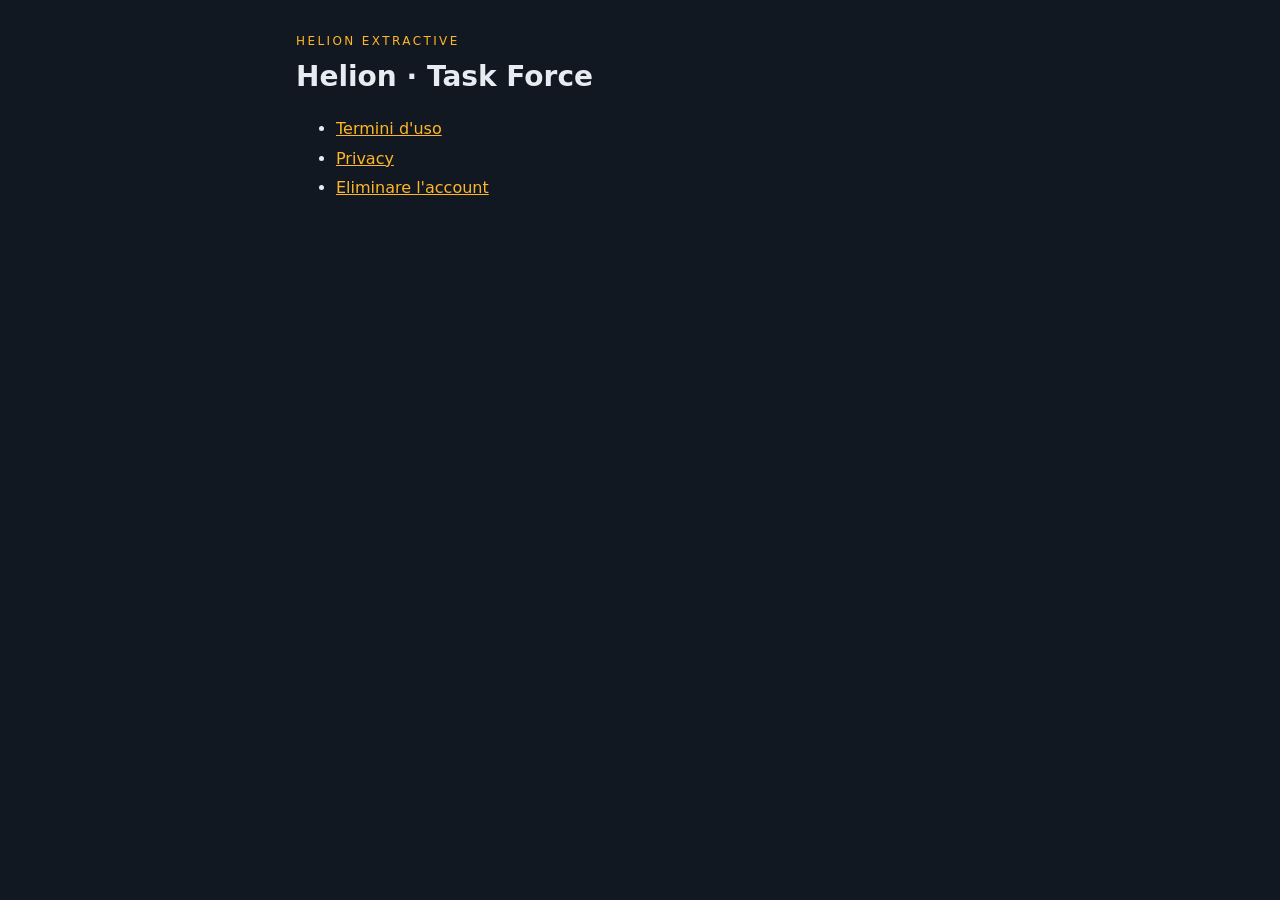
<file: index.html>
<!doctype html>
<html lang="it">
<head>
<meta charset="utf-8">
<meta name="viewport" content="width=device-width, initial-scale=1">
<title>Helion · Task Force</title>
<link rel="stylesheet" href="stile.css">
</head>
<body>
<main>
<p class="eyebrow">HELION EXTRACTIVE</p>
<h1>Helion · Task Force</h1>
<ul>
<li><a href="termini.html">Termini d'uso</a></li>
<li><a href="privacy.html">Privacy</a></li>
<li><a href="elimina-account.html">Eliminare l'account</a></li>
</ul>
</main>
</body>
</html>
</file>
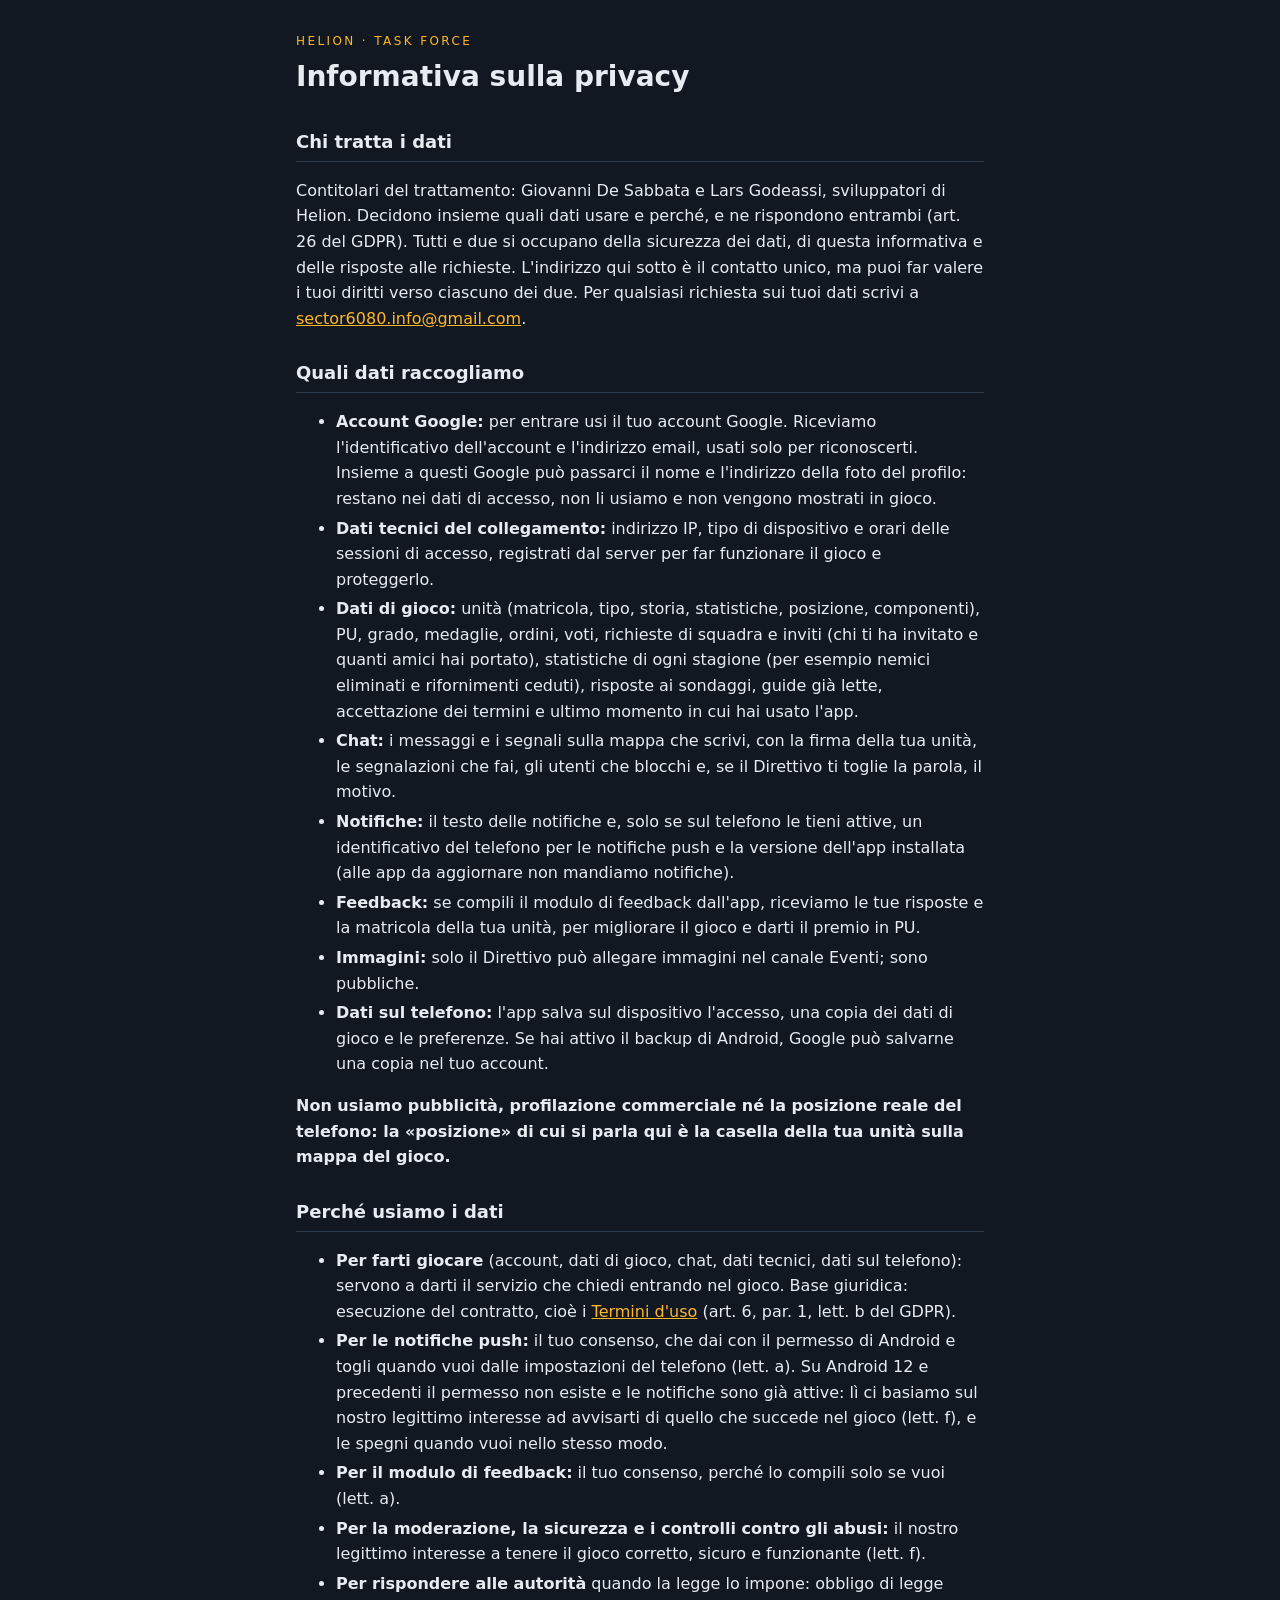
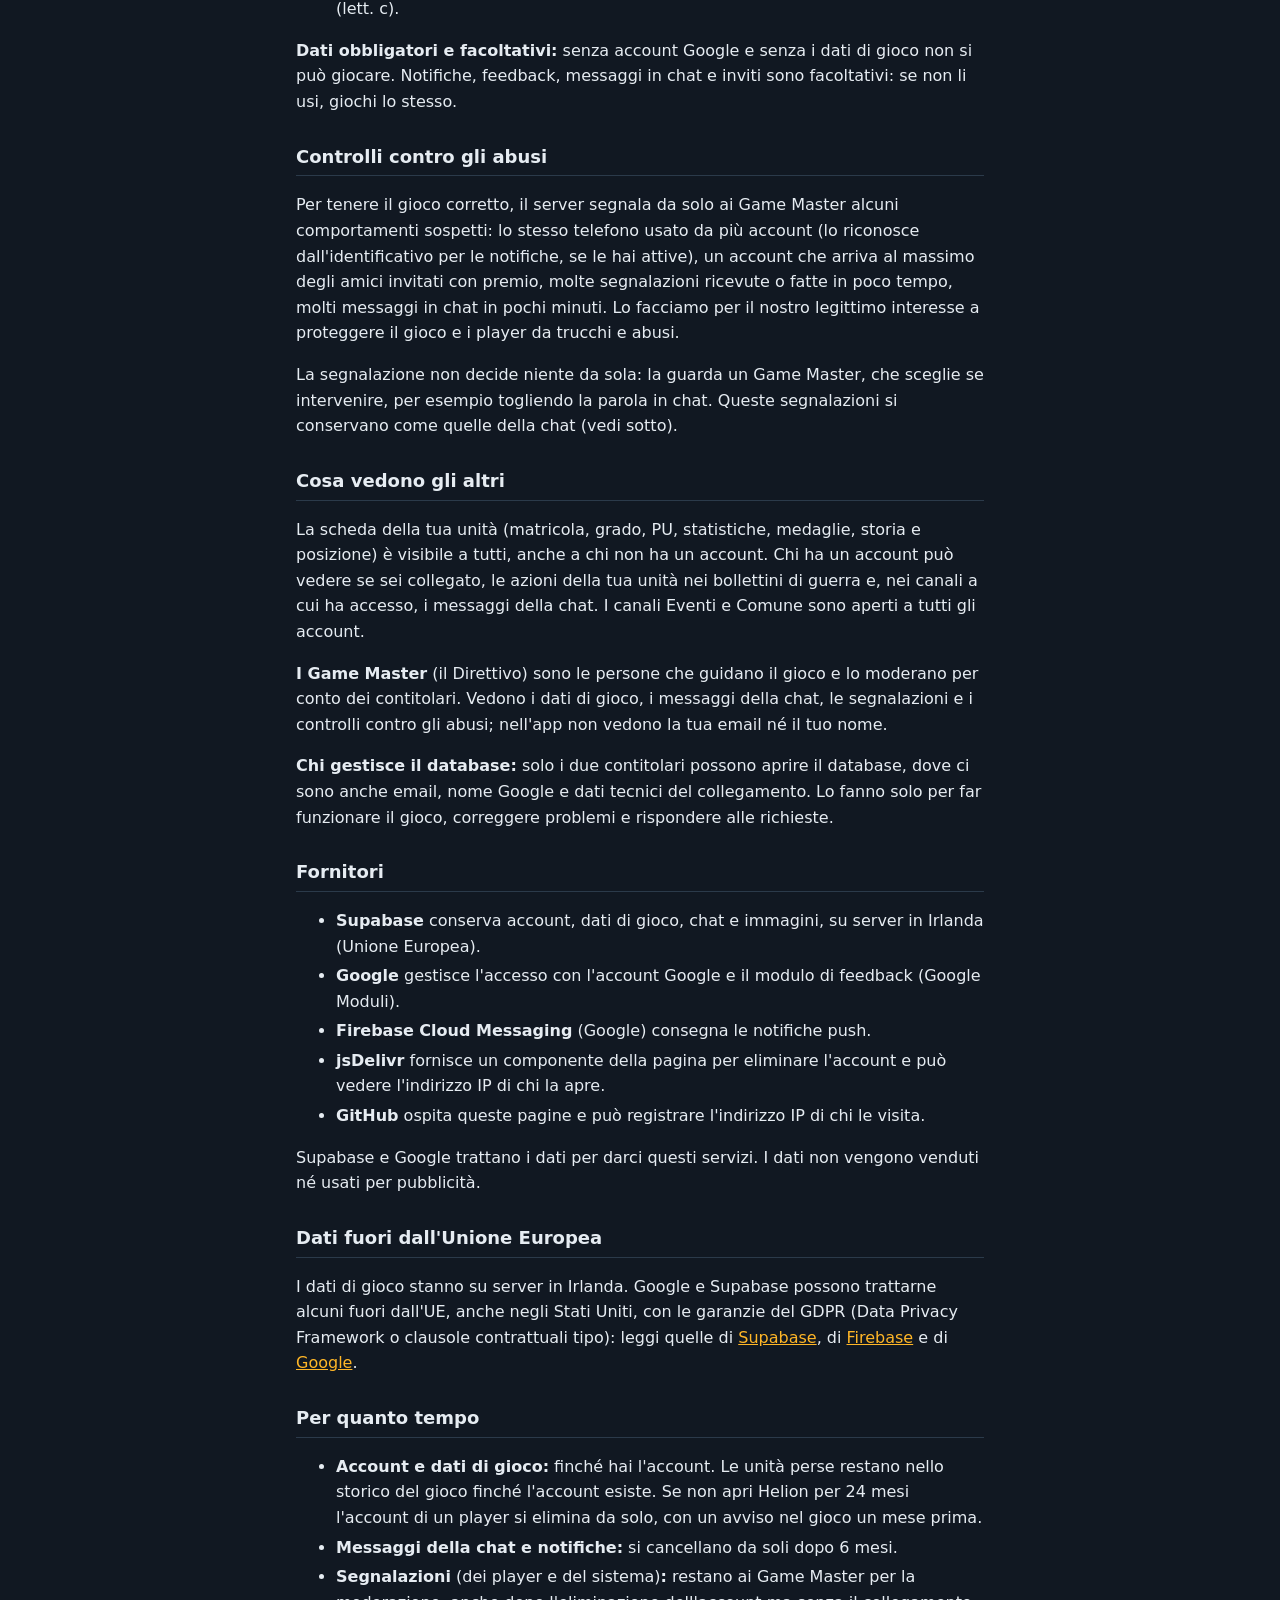
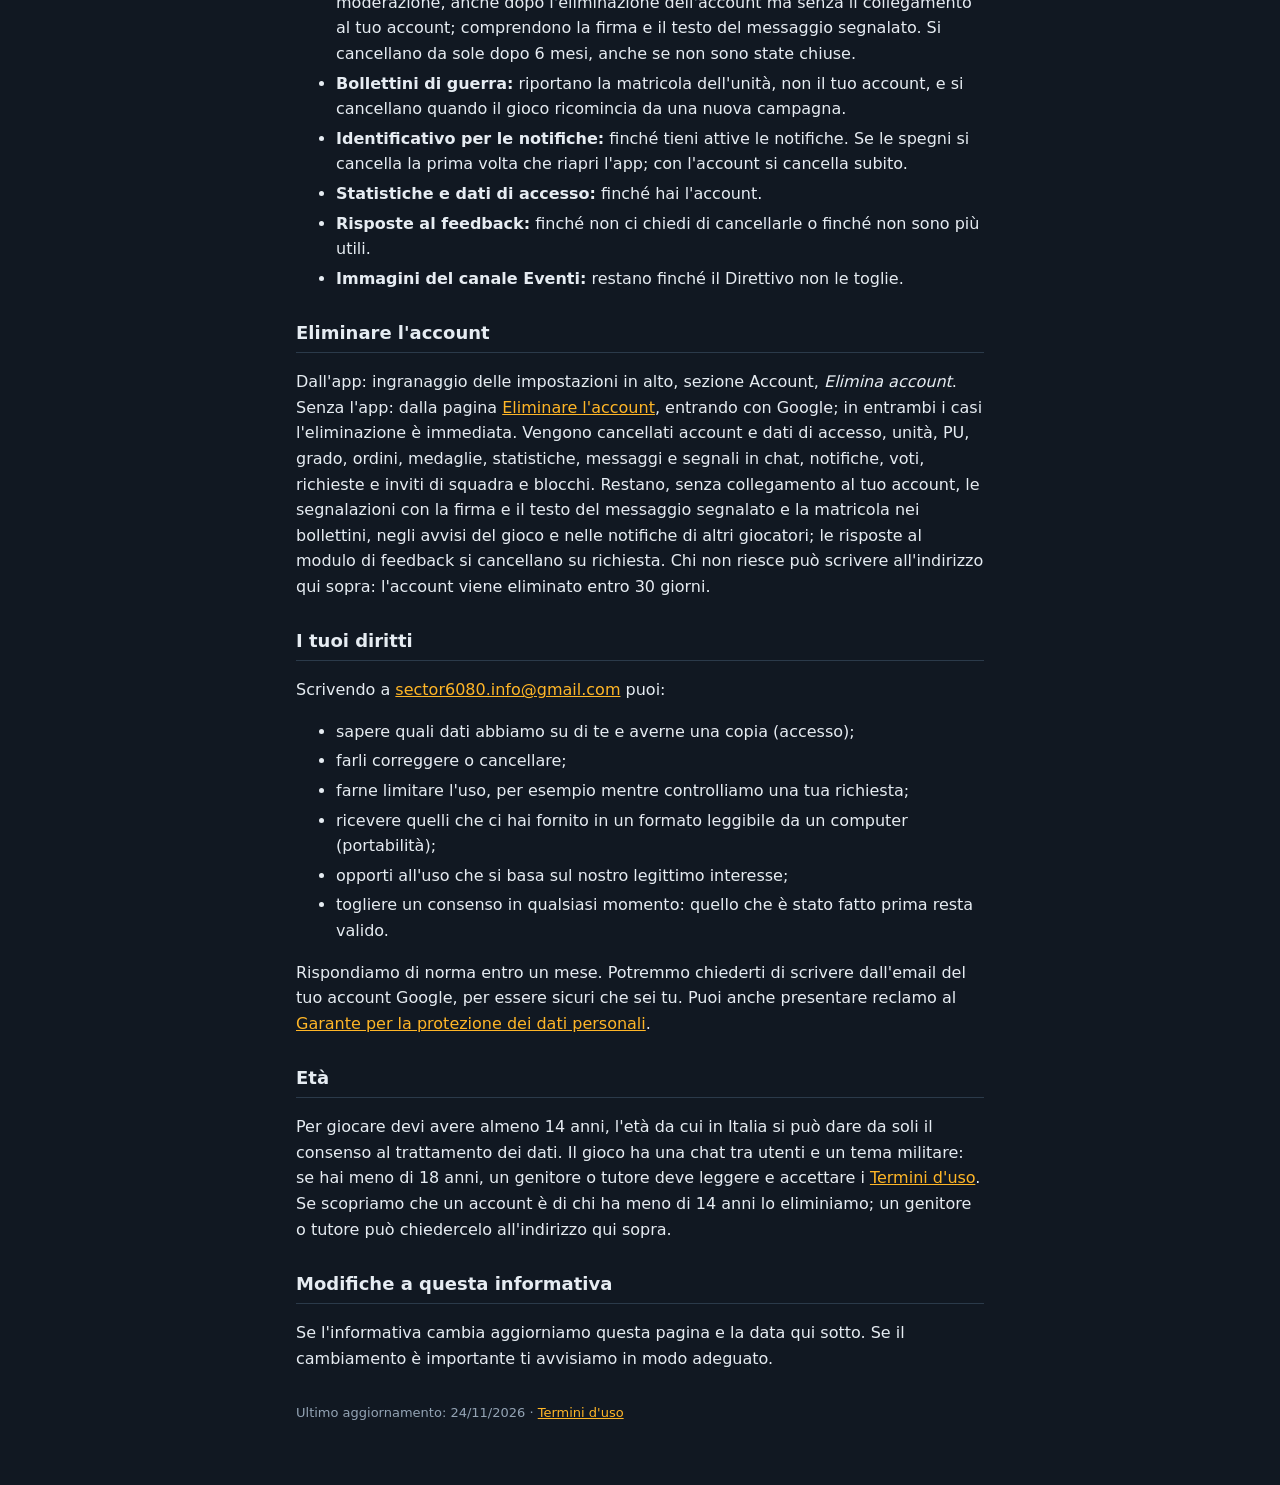
<file: privacy.html>
<!doctype html>
<html lang="it">
<head>
<meta charset="utf-8">
<meta name="viewport" content="width=device-width, initial-scale=1">
<title>Helion · Privacy</title>
<link rel="stylesheet" href="stile.css">
</head>
<body>
<main>
<p class="eyebrow">HELION · TASK FORCE</p>
<h1>Informativa sulla privacy</h1>

<h2>Chi tratta i dati</h2>
<p>Contitolari del trattamento: Giovanni De Sabbata e Lars Godeassi, sviluppatori di Helion. Decidono insieme quali dati usare e perché, e ne rispondono entrambi (art. 26 del GDPR). Tutti e due si occupano della sicurezza dei dati, di questa informativa e delle risposte alle richieste. L'indirizzo qui sotto è il contatto unico, ma puoi far valere i tuoi diritti verso ciascuno dei due.
Per qualsiasi richiesta sui tuoi dati scrivi a <a href="mailto:sector6080.info@gmail.com">sector6080.info@gmail.com</a>.</p>

<h2>Quali dati raccogliamo</h2>
<ul>
<li><strong>Account Google:</strong> per entrare usi il tuo account Google. Riceviamo l'identificativo dell'account e l'indirizzo email, usati solo per riconoscerti. Insieme a questi Google può passarci il nome e l'indirizzo della foto del profilo: restano nei dati di accesso, non li usiamo e non vengono mostrati in gioco.</li>
<li><strong>Dati tecnici del collegamento:</strong> indirizzo IP, tipo di dispositivo e orari delle sessioni di accesso, registrati dal server per far funzionare il gioco e proteggerlo.</li>
<li><strong>Dati di gioco:</strong> unità (matricola, tipo, storia, statistiche, posizione, componenti), PU, grado, medaglie, ordini, voti, richieste di squadra e inviti (chi ti ha invitato e quanti amici hai portato), statistiche di ogni stagione (per esempio nemici eliminati e rifornimenti ceduti), risposte ai sondaggi, guide già lette, accettazione dei termini e ultimo momento in cui hai usato l'app.</li>
<li><strong>Chat:</strong> i messaggi e i segnali sulla mappa che scrivi, con la firma della tua unità, le segnalazioni che fai, gli utenti che blocchi e, se il Direttivo ti toglie la parola, il motivo.</li>
<li><strong>Notifiche:</strong> il testo delle notifiche e, solo se sul telefono le tieni attive, un identificativo del telefono per le notifiche push e la versione dell'app installata (alle app da aggiornare non mandiamo notifiche).</li>
<li><strong>Feedback:</strong> se compili il modulo di feedback dall'app, riceviamo le tue risposte e la matricola della tua unità, per migliorare il gioco e darti il premio in PU.</li>
<li><strong>Immagini:</strong> solo il Direttivo può allegare immagini nel canale Eventi; sono pubbliche.</li>
<li><strong>Dati sul telefono:</strong> l'app salva sul dispositivo l'accesso, una copia dei dati di gioco e le preferenze. Se hai attivo il backup di Android, Google può salvarne una copia nel tuo account.</li>
</ul>
<p><strong>Non usiamo pubblicità, profilazione commerciale né la posizione reale del telefono: la «posizione» di cui si parla qui è la casella della tua unità sulla mappa del gioco.</strong></p>

<h2>Perché usiamo i dati</h2>
<ul>
<li><strong>Per farti giocare</strong> (account, dati di gioco, chat, dati tecnici, dati sul telefono): servono a darti il servizio che chiedi entrando nel gioco. Base giuridica: esecuzione del contratto, cioè i <a href="termini.html">Termini d'uso</a> (art. 6, par. 1, lett. b del GDPR).</li>
<li><strong>Per le notifiche push:</strong> il tuo consenso, che dai con il permesso di Android e togli quando vuoi dalle impostazioni del telefono (lett. a). Su Android 12 e precedenti il permesso non esiste e le notifiche sono già attive: lì ci basiamo sul nostro legittimo interesse ad avvisarti di quello che succede nel gioco (lett. f), e le spegni quando vuoi nello stesso modo.</li>
<li><strong>Per il modulo di feedback:</strong> il tuo consenso, perché lo compili solo se vuoi (lett. a).</li>
<li><strong>Per la moderazione, la sicurezza e i controlli contro gli abusi:</strong> il nostro legittimo interesse a tenere il gioco corretto, sicuro e funzionante (lett. f).</li>
<li><strong>Per rispondere alle autorità</strong> quando la legge lo impone: obbligo di legge (lett. c).</li>
</ul>
<p><strong>Dati obbligatori e facoltativi:</strong> senza account Google e senza i dati di gioco non si può giocare. Notifiche, feedback, messaggi in chat e inviti sono facoltativi: se non li usi, giochi lo stesso.</p>

<h2>Controlli contro gli abusi</h2>
<p>Per tenere il gioco corretto, il server segnala da solo ai Game Master alcuni comportamenti sospetti: lo stesso telefono usato da più account (lo riconosce dall'identificativo per le notifiche, se le hai attive), un account che arriva al massimo degli amici invitati con premio, molte segnalazioni ricevute o fatte in poco tempo, molti messaggi in chat in pochi minuti. Lo facciamo per il nostro legittimo interesse a proteggere il gioco e i player da trucchi e abusi.</p>
<p>La segnalazione non decide niente da sola: la guarda un Game Master, che sceglie se intervenire, per esempio togliendo la parola in chat. Queste segnalazioni si conservano come quelle della chat (vedi sotto).</p>

<h2>Cosa vedono gli altri</h2>
<p>La scheda della tua unità (matricola, grado, PU, statistiche, medaglie, storia e posizione) è visibile a tutti, anche a chi non ha un account. Chi ha un account può vedere se sei collegato, le azioni della tua unità nei bollettini di guerra e, nei canali a cui ha accesso, i messaggi della chat. I canali Eventi e Comune sono aperti a tutti gli account.</p>
<p><strong>I Game Master</strong> (il Direttivo) sono le persone che guidano il gioco e lo moderano per conto dei contitolari. Vedono i dati di gioco, i messaggi della chat, le segnalazioni e i controlli contro gli abusi; nell'app non vedono la tua email né il tuo nome.</p>
<p><strong>Chi gestisce il database:</strong> solo i due contitolari possono aprire il database, dove ci sono anche email, nome Google e dati tecnici del collegamento. Lo fanno solo per far funzionare il gioco, correggere problemi e rispondere alle richieste.</p>

<h2>Fornitori</h2>
<ul>
<li><strong>Supabase</strong> conserva account, dati di gioco, chat e immagini, su server in Irlanda (Unione Europea).</li>
<li><strong>Google</strong> gestisce l'accesso con l'account Google e il modulo di feedback (Google Moduli).</li>
<li><strong>Firebase Cloud Messaging</strong> (Google) consegna le notifiche push.</li>
<li><strong>jsDelivr</strong> fornisce un componente della pagina per eliminare l'account e può vedere l'indirizzo IP di chi la apre.</li>
<li><strong>GitHub</strong> ospita queste pagine e può registrare l'indirizzo IP di chi le visita.</li>
</ul>
<p>Supabase e Google trattano i dati per darci questi servizi. I dati non vengono venduti né usati per pubblicità.</p>

<h2>Dati fuori dall'Unione Europea</h2>
<p>I dati di gioco stanno su server in Irlanda. Google e Supabase possono trattarne alcuni fuori dall'UE, anche negli Stati Uniti, con le garanzie del GDPR (Data Privacy Framework o clausole contrattuali tipo): leggi quelle di <a href="https://supabase.com/legal/customer-resources/data-processing-addendum">Supabase</a>, di <a href="https://firebase.google.com/terms/data-processing-terms">Firebase</a> e di <a href="https://policies.google.com/privacy/frameworks">Google</a>.</p>

<h2>Per quanto tempo</h2>
<ul>
<li><strong>Account e dati di gioco:</strong> finché hai l'account. Le unità perse restano nello storico del gioco finché l'account esiste. Se non apri Helion per 24 mesi l'account di un player si elimina da solo, con un avviso nel gioco un mese prima.</li>
<li><strong>Messaggi della chat e notifiche:</strong> si cancellano da soli dopo 6 mesi.</li>
<li><strong>Segnalazioni</strong> (dei player e del sistema)<strong>:</strong> restano ai Game Master per la moderazione, anche dopo l'eliminazione dell'account ma senza il collegamento al tuo account; comprendono la firma e il testo del messaggio segnalato. Si cancellano da sole dopo 6 mesi, anche se non sono state chiuse.</li>
<li><strong>Bollettini di guerra:</strong> riportano la matricola dell'unità, non il tuo account, e si cancellano quando il gioco ricomincia da una nuova campagna.</li>
<li><strong>Identificativo per le notifiche:</strong> finché tieni attive le notifiche. Se le spegni si cancella la prima volta che riapri l'app; con l'account si cancella subito.</li>
<li><strong>Statistiche e dati di accesso:</strong> finché hai l'account.</li>
<li><strong>Risposte al feedback:</strong> finché non ci chiedi di cancellarle o finché non sono più utili.</li>
<li><strong>Immagini del canale Eventi:</strong> restano finché il Direttivo non le toglie.</li>
</ul>

<h2>Eliminare l'account</h2>
<p>Dall'app: ingranaggio delle impostazioni in alto, sezione Account, <em>Elimina account</em>. Senza l'app: dalla pagina <a href="elimina-account.html">Eliminare l'account</a>, entrando con Google; in entrambi i casi l'eliminazione è immediata. Vengono cancellati account e dati di accesso, unità, PU, grado, ordini, medaglie, statistiche, messaggi e segnali in chat, notifiche, voti, richieste e inviti di squadra e blocchi. Restano, senza collegamento al tuo account, le segnalazioni con la firma e il testo del messaggio segnalato e la matricola nei bollettini, negli avvisi del gioco e nelle notifiche di altri giocatori; le risposte al modulo di feedback si cancellano su richiesta. Chi non riesce può scrivere all'indirizzo qui sopra: l'account viene eliminato entro 30 giorni.</p>

<h2>I tuoi diritti</h2>
<p>Scrivendo a <a href="mailto:sector6080.info@gmail.com">sector6080.info@gmail.com</a> puoi:</p>
<ul>
<li>sapere quali dati abbiamo su di te e averne una copia (accesso);</li>
<li>farli correggere o cancellare;</li>
<li>farne limitare l'uso, per esempio mentre controlliamo una tua richiesta;</li>
<li>ricevere quelli che ci hai fornito in un formato leggibile da un computer (portabilità);</li>
<li>opporti all'uso che si basa sul nostro legittimo interesse;</li>
<li>togliere un consenso in qualsiasi momento: quello che è stato fatto prima resta valido.</li>
</ul>
<p>Rispondiamo di norma entro un mese. Potremmo chiederti di scrivere dall'email del tuo account Google, per essere sicuri che sei tu. Puoi anche presentare reclamo al <a href="https://www.garanteprivacy.it">Garante per la protezione dei dati personali</a>.</p>

<h2>Età</h2>
<p>Per giocare devi avere almeno 14 anni, l'età da cui in Italia si può dare da soli il consenso al trattamento dei dati. Il gioco ha una chat tra utenti e un tema militare: se hai meno di 18 anni, un genitore o tutore deve leggere e accettare i <a href="termini.html">Termini d'uso</a>. Se scopriamo che un account è di chi ha meno di 14 anni lo eliminiamo; un genitore o tutore può chiedercelo all'indirizzo qui sopra.</p>

<h2>Modifiche a questa informativa</h2>
<p>Se l'informativa cambia aggiorniamo questa pagina e la data qui sotto. Se il cambiamento è importante ti avvisiamo in modo adeguato.</p>

<p class="small">Ultimo aggiornamento: 24/11/2026 · <a href="termini.html">Termini d'uso</a></p>
</main>
</body>
</html>
</file>
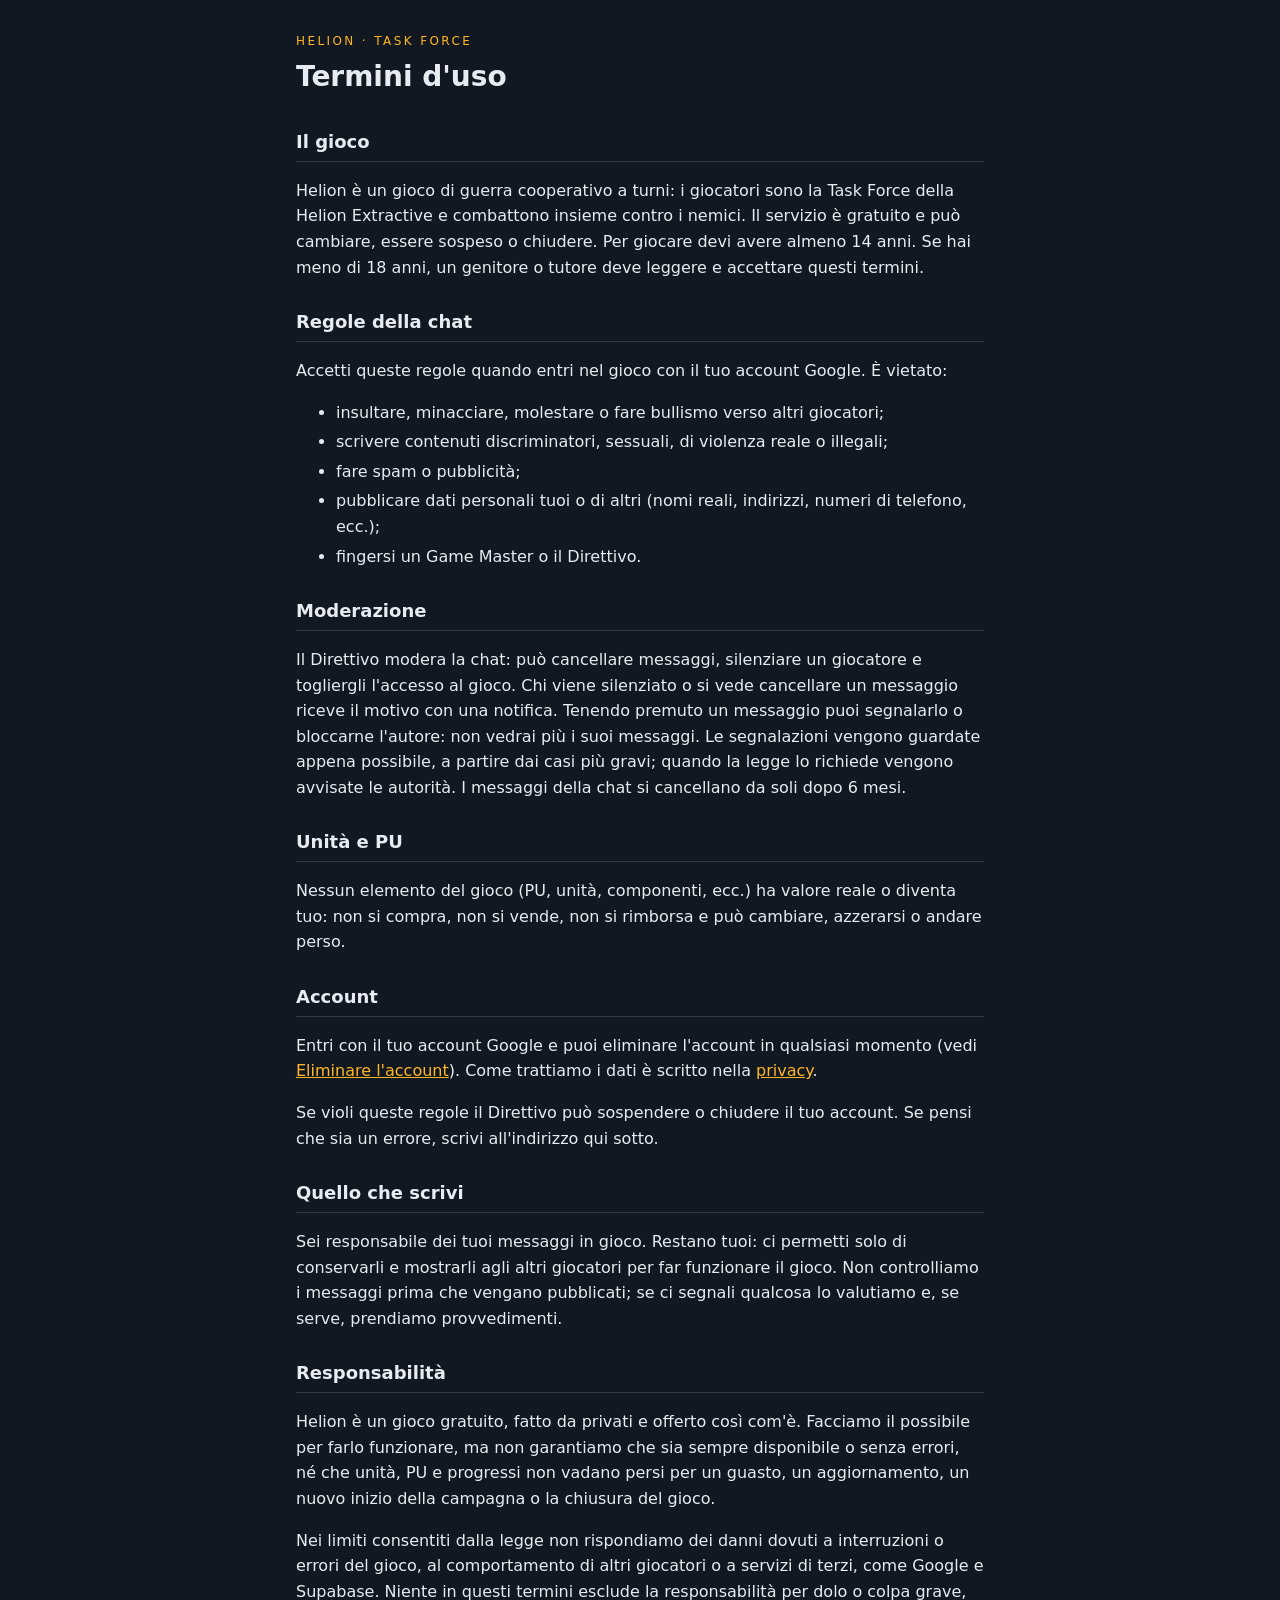
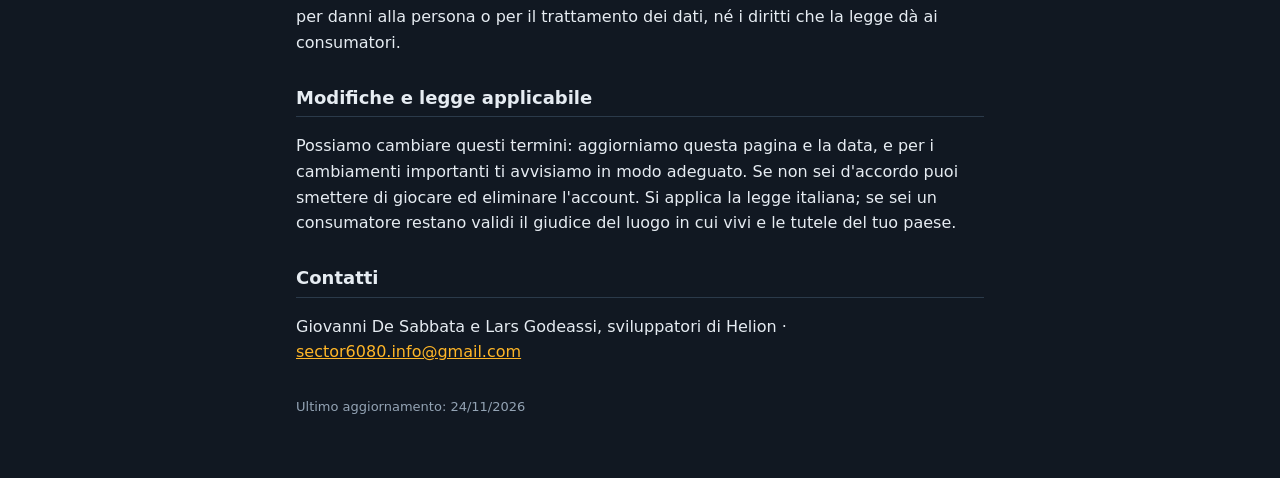
<file: termini.html>
<!doctype html>
<html lang="it">
<head>
<meta charset="utf-8">
<meta name="viewport" content="width=device-width, initial-scale=1">
<title>Helion · Termini d'uso</title>
<link rel="stylesheet" href="stile.css">
</head>
<body>
<main>
<p class="eyebrow">HELION · TASK FORCE</p>
<h1>Termini d'uso</h1>

<h2>Il gioco</h2>
<p>Helion è un gioco di guerra cooperativo a turni: i giocatori sono la Task Force della Helion Extractive e combattono insieme contro i nemici. Il servizio è gratuito e può cambiare, essere sospeso o chiudere. Per giocare devi avere almeno 14 anni. Se hai meno di 18 anni, un genitore o tutore deve leggere e accettare questi termini.</p>

<h2>Regole della chat</h2>
<p>Accetti queste regole quando entri nel gioco con il tuo account Google. È vietato:</p>
<ul>
<li>insultare, minacciare, molestare o fare bullismo verso altri giocatori;</li>
<li>scrivere contenuti discriminatori, sessuali, di violenza reale o illegali;</li>
<li>fare spam o pubblicità;</li>
<li>pubblicare dati personali tuoi o di altri (nomi reali, indirizzi, numeri di telefono, ecc.);</li>
<li>fingersi un Game Master o il Direttivo.</li>
</ul>

<h2>Moderazione</h2>
<p>Il Direttivo modera la chat: può cancellare messaggi, silenziare un giocatore e togliergli l'accesso al gioco. Chi viene silenziato o si vede cancellare un messaggio riceve il motivo con una notifica. Tenendo premuto un messaggio puoi segnalarlo o bloccarne l'autore: non vedrai più i suoi messaggi. Le segnalazioni vengono guardate appena possibile, a partire dai casi più gravi; quando la legge lo richiede vengono avvisate le autorità. I messaggi della chat si cancellano da soli dopo 6 mesi.</p>

<h2>Unità e PU</h2>
<p>Nessun elemento del gioco (PU, unità, componenti, ecc.) ha valore reale o diventa tuo: non si compra, non si vende, non si rimborsa e può cambiare, azzerarsi o andare perso.</p>

<h2>Account</h2>
<p>Entri con il tuo account Google e puoi eliminare l'account in qualsiasi momento (vedi <a href="elimina-account.html">Eliminare l'account</a>). Come trattiamo i dati è scritto nella <a href="privacy.html">privacy</a>.</p>

<p>Se violi queste regole il Direttivo può sospendere o chiudere il tuo account. Se pensi che sia un errore, scrivi all'indirizzo qui sotto.</p>

<h2>Quello che scrivi</h2>
<p>Sei responsabile dei tuoi messaggi in gioco. Restano tuoi: ci permetti solo di conservarli e mostrarli agli altri giocatori per far funzionare il gioco. Non controlliamo i messaggi prima che vengano pubblicati; se ci segnali qualcosa lo valutiamo e, se serve, prendiamo provvedimenti.</p>

<h2>Responsabilità</h2>
<p>Helion è un gioco gratuito, fatto da privati e offerto così com'è. Facciamo il possibile per farlo funzionare, ma non garantiamo che sia sempre disponibile o senza errori, né che unità, PU e progressi non vadano persi per un guasto, un aggiornamento, un nuovo inizio della campagna o la chiusura del gioco.</p>
<p>Nei limiti consentiti dalla legge non rispondiamo dei danni dovuti a interruzioni o errori del gioco, al comportamento di altri giocatori o a servizi di terzi, come Google e Supabase. Niente in questi termini esclude la responsabilità per dolo o colpa grave, per danni alla persona o per il trattamento dei dati, né i diritti che la legge dà ai consumatori.</p>

<h2>Modifiche e legge applicabile</h2>
<p>Possiamo cambiare questi termini: aggiorniamo questa pagina e la data, e per i cambiamenti importanti ti avvisiamo in modo adeguato. Se non sei d'accordo puoi smettere di giocare ed eliminare l'account. Si applica la legge italiana; se sei un consumatore restano validi il giudice del luogo in cui vivi e le tutele del tuo paese.</p>

<h2>Contatti</h2>
<p>Giovanni De Sabbata e Lars Godeassi, sviluppatori di Helion · <a href="mailto:sector6080.info@gmail.com">sector6080.info@gmail.com</a></p>

<p class="small">Ultimo aggiornamento: 24/11/2026</p>
</main>
</body>
</html>
</file>
<file: stile.css>
:root {
  --bg: #111822;
  --panel: #182230;
  --ink: #e6ecf2;
  --dim: #93a3b4;
  --signal: #ffb627;
  --danger: #ff4f45;
}
* { box-sizing: border-box; }
body {
  margin: 0;
  background: var(--bg);
  color: var(--ink);
  font: 16px/1.6 system-ui, -apple-system, "Segoe UI", Roboto, sans-serif;
}
main {
  max-width: 720px;
  margin: 0 auto;
  padding: 32px 16px 48px;
}
.eyebrow { color: var(--signal); letter-spacing: 0.2em; font-size: 12px; margin: 0; }
h1 { margin: 4px 0 16px; font-size: 28px; }
h2 { margin: 28px 0 8px; font-size: 18px; border-bottom: 1px solid #2b3a4a; padding-bottom: 4px; }
a { color: var(--signal); }
li { margin: 4px 0; }
.todo { color: var(--danger); }
.small { color: var(--dim); font-size: 13px; margin-top: 32px; }
label { display: block; margin: 12px 0 4px; color: var(--dim); }
input {
  width: 100%;
  max-width: 320px;
  padding: 10px 12px;
  background: var(--panel);
  color: var(--ink);
  border: 1px solid #2b3a4a;
  font: inherit;
}
button {
  display: block;
  margin-top: 12px;
  padding: 10px 18px;
  border: 1px solid var(--signal);
  background: transparent;
  color: var(--signal);
  font: inherit;
  cursor: pointer;
}
button.danger { border-color: var(--danger); color: var(--danger); }
button:disabled { opacity: 0.4; cursor: default; }
dialog {
  max-width: 440px;
  padding: 16px 20px 20px;
  background: var(--panel);
  color: var(--ink);
  border: 1px solid var(--danger);
}
dialog::backdrop { background: rgba(0, 0, 0, 0.7); }
dialog h2 { margin-top: 0; }
dialog button { width: 100%; }
#esito { color: var(--signal); min-height: 1.6em; }
</file>
